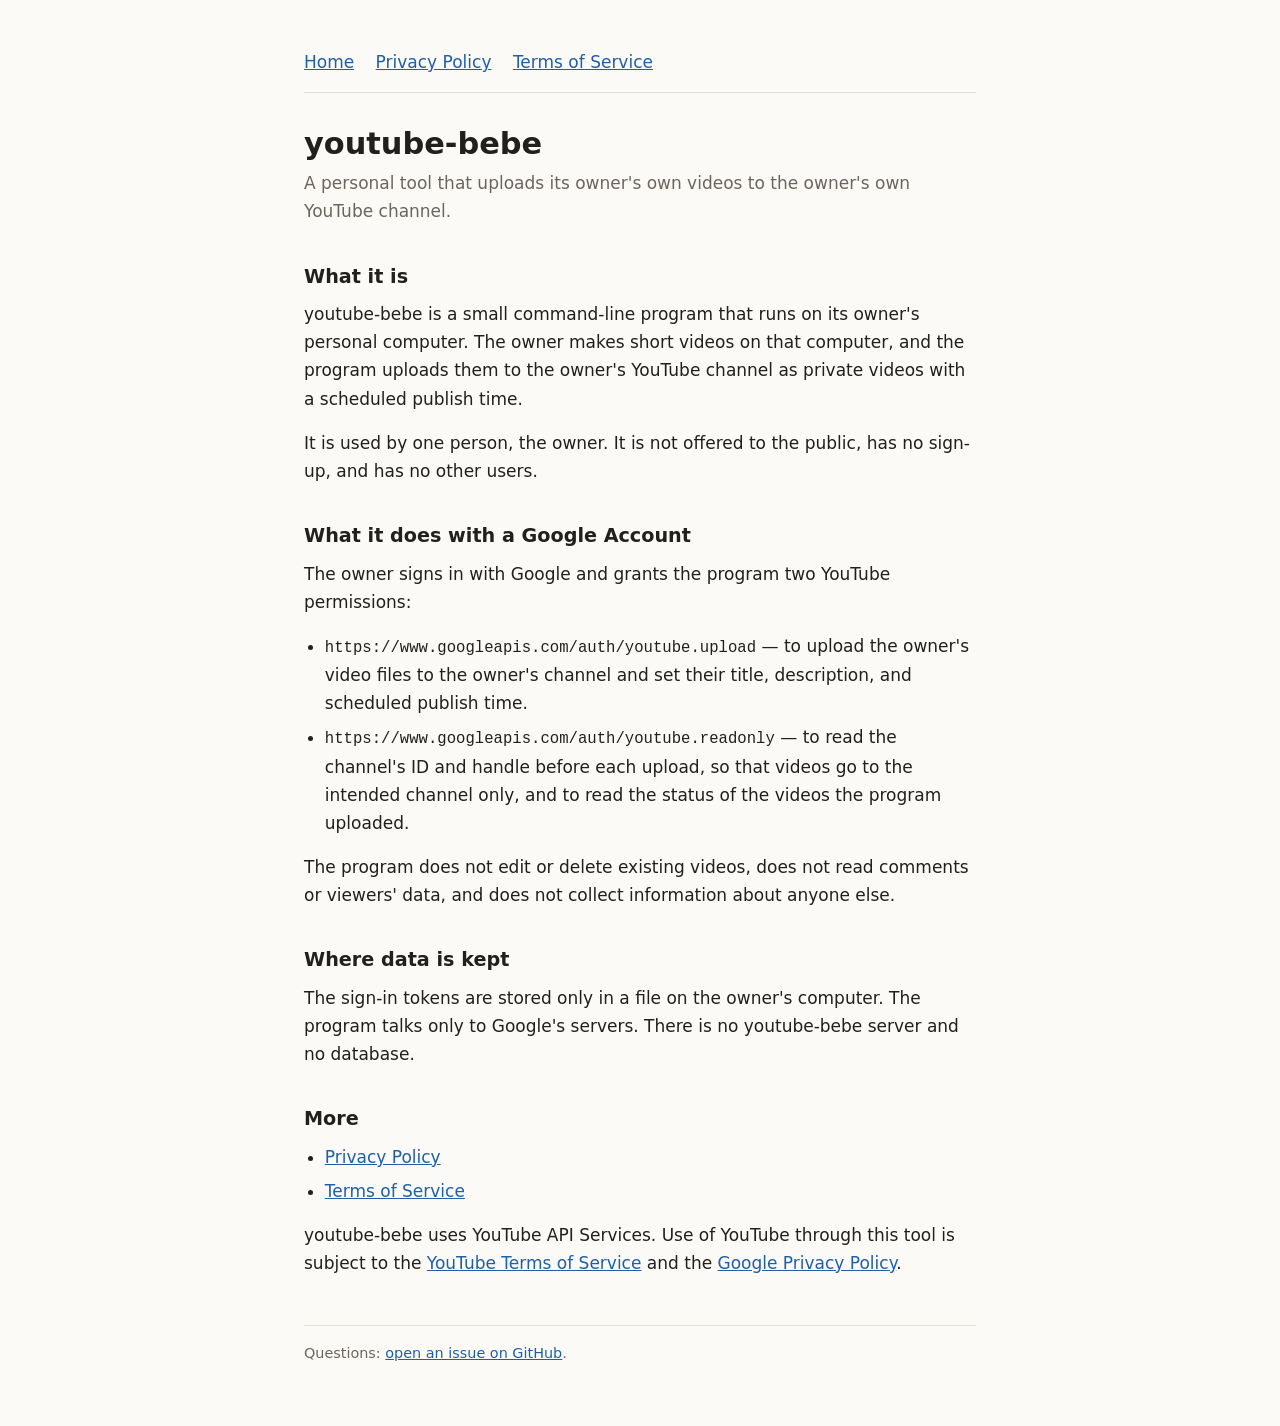
<file: index.html>
<!doctype html>
<html lang="en">
<head>
<meta charset="utf-8">
<meta name="viewport" content="width=device-width, initial-scale=1">
<title>youtube-bebe</title>
<meta name="description" content="youtube-bebe is a personal tool its owner uses to upload their own videos to their own YouTube channel.">
<link rel="stylesheet" href="style.css">
</head>
<body>
<main>
<nav>
  <a href="./">Home</a>
  <a href="privacy.html">Privacy Policy</a>
  <a href="terms.html">Terms of Service</a>
</nav>

<h1>youtube-bebe</h1>
<p class="lede">A personal tool that uploads its owner's own videos to the owner's own YouTube channel.</p>

<h2>What it is</h2>
<p>youtube-bebe is a small command-line program that runs on its owner's personal computer. The owner makes short videos on that computer, and the program uploads them to the owner's YouTube channel as private videos with a scheduled publish time.</p>
<p>It is used by one person, the owner. It is not offered to the public, has no sign-up, and has no other users.</p>

<h2>What it does with a Google Account</h2>
<p>The owner signs in with Google and grants the program two YouTube permissions:</p>
<ul>
  <li><code>https://www.googleapis.com/auth/youtube.upload</code> — to upload the owner's video files to the owner's channel and set their title, description, and scheduled publish time.</li>
  <li><code>https://www.googleapis.com/auth/youtube.readonly</code> — to read the channel's ID and handle before each upload, so that videos go to the intended channel only, and to read the status of the videos the program uploaded.</li>
</ul>
<p>The program does not edit or delete existing videos, does not read comments or viewers' data, and does not collect information about anyone else.</p>

<h2>Where data is kept</h2>
<p>The sign-in tokens are stored only in a file on the owner's computer. The program talks only to Google's servers. There is no youtube-bebe server and no database.</p>

<h2>More</h2>
<ul>
  <li><a href="privacy.html">Privacy Policy</a></li>
  <li><a href="terms.html">Terms of Service</a></li>
</ul>
<p>youtube-bebe uses YouTube API Services. Use of YouTube through this tool is subject to the <a href="https://www.youtube.com/t/terms">YouTube Terms of Service</a> and the <a href="https://policies.google.com/privacy">Google Privacy Policy</a>.</p>

<footer>
  Questions: <a href="https://github.com/boons82/youtube-bebe/issues">open an issue on GitHub</a>.
</footer>
</main>
</body>
</html>
</file>
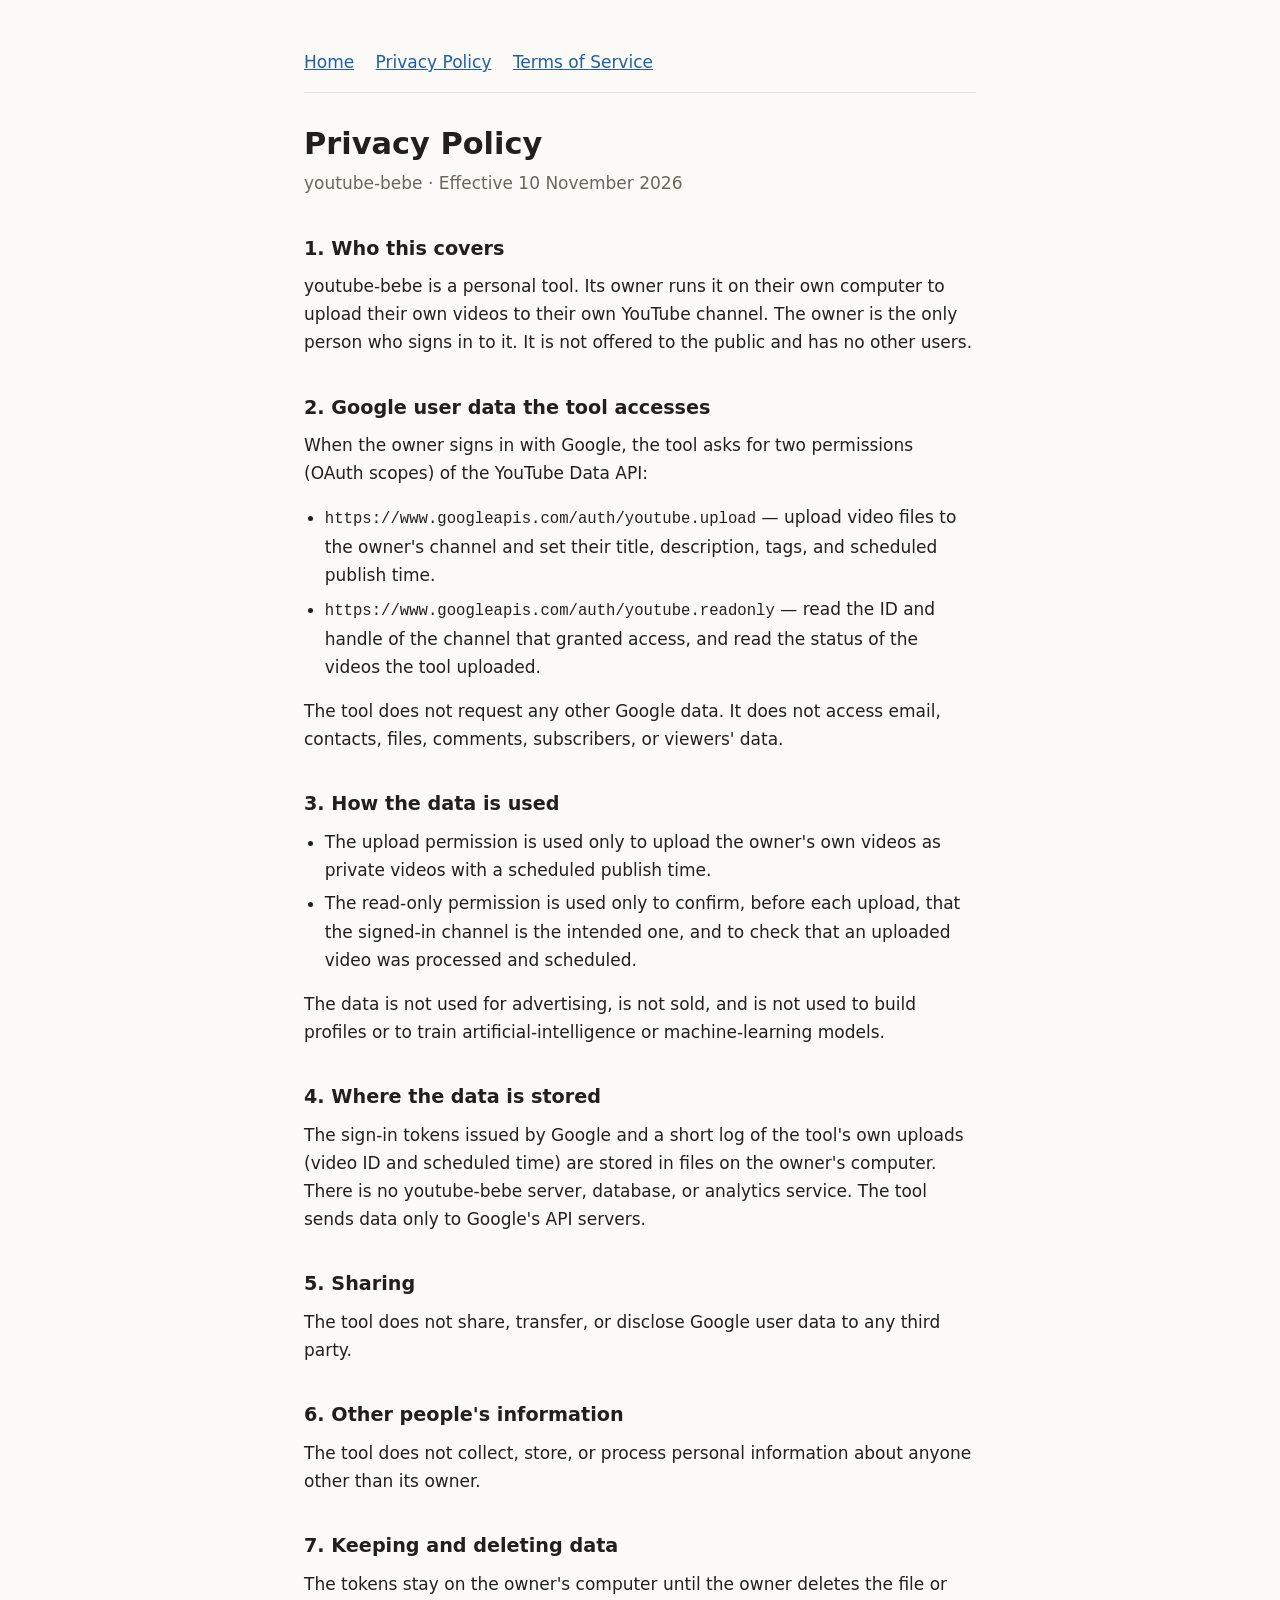
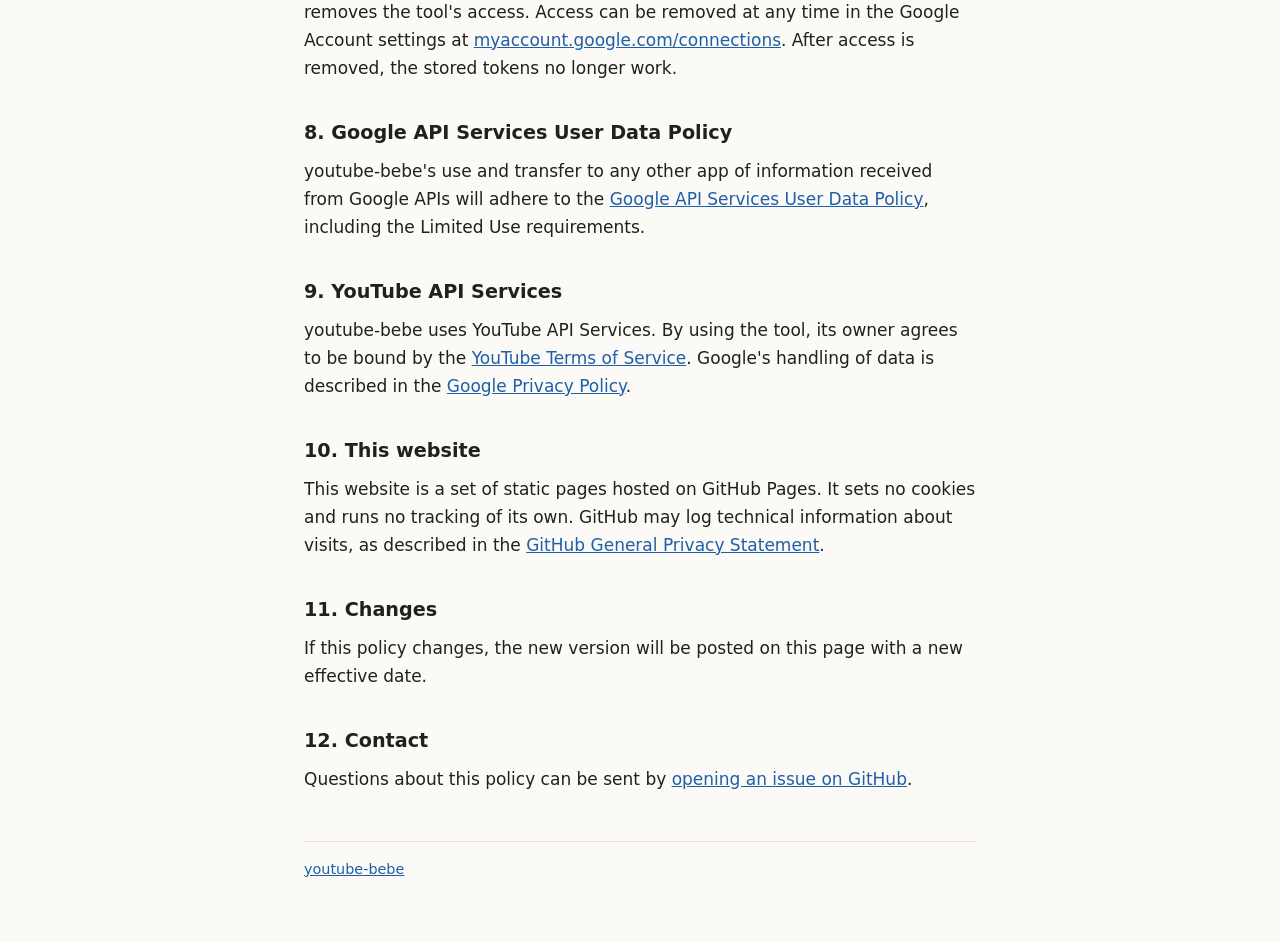
<file: privacy.html>
<!doctype html>
<html lang="en">
<head>
<meta charset="utf-8">
<meta name="viewport" content="width=device-width, initial-scale=1">
<title>Privacy Policy — youtube-bebe</title>
<meta name="description" content="Privacy policy of youtube-bebe, a personal YouTube upload tool.">
<link rel="stylesheet" href="style.css">
</head>
<body>
<main>
<nav>
  <a href="./">Home</a>
  <a href="privacy.html">Privacy Policy</a>
  <a href="terms.html">Terms of Service</a>
</nav>

<h1>Privacy Policy</h1>
<p class="lede">youtube-bebe · Effective 10 November 2026</p>

<h2>1. Who this covers</h2>
<p>youtube-bebe is a personal tool. Its owner runs it on their own computer to upload their own videos to their own YouTube channel. The owner is the only person who signs in to it. It is not offered to the public and has no other users.</p>

<h2>2. Google user data the tool accesses</h2>
<p>When the owner signs in with Google, the tool asks for two permissions (OAuth scopes) of the YouTube Data API:</p>
<ul>
  <li><code>https://www.googleapis.com/auth/youtube.upload</code> — upload video files to the owner's channel and set their title, description, tags, and scheduled publish time.</li>
  <li><code>https://www.googleapis.com/auth/youtube.readonly</code> — read the ID and handle of the channel that granted access, and read the status of the videos the tool uploaded.</li>
</ul>
<p>The tool does not request any other Google data. It does not access email, contacts, files, comments, subscribers, or viewers' data.</p>

<h2>3. How the data is used</h2>
<ul>
  <li>The upload permission is used only to upload the owner's own videos as private videos with a scheduled publish time.</li>
  <li>The read-only permission is used only to confirm, before each upload, that the signed-in channel is the intended one, and to check that an uploaded video was processed and scheduled.</li>
</ul>
<p>The data is not used for advertising, is not sold, and is not used to build profiles or to train artificial-intelligence or machine-learning models.</p>

<h2>4. Where the data is stored</h2>
<p>The sign-in tokens issued by Google and a short log of the tool's own uploads (video ID and scheduled time) are stored in files on the owner's computer. There is no youtube-bebe server, database, or analytics service. The tool sends data only to Google's API servers.</p>

<h2>5. Sharing</h2>
<p>The tool does not share, transfer, or disclose Google user data to any third party.</p>

<h2>6. Other people's information</h2>
<p>The tool does not collect, store, or process personal information about anyone other than its owner.</p>

<h2>7. Keeping and deleting data</h2>
<p>The tokens stay on the owner's computer until the owner deletes the file or removes the tool's access. Access can be removed at any time in the Google Account settings at <a href="https://myaccount.google.com/connections">myaccount.google.com/connections</a>. After access is removed, the stored tokens no longer work.</p>

<h2>8. Google API Services User Data Policy</h2>
<p>youtube-bebe's use and transfer to any other app of information received from Google APIs will adhere to the <a href="https://developers.google.com/terms/api-services-user-data-policy">Google API Services User Data Policy</a>, including the Limited Use requirements.</p>

<h2>9. YouTube API Services</h2>
<p>youtube-bebe uses YouTube API Services. By using the tool, its owner agrees to be bound by the <a href="https://www.youtube.com/t/terms">YouTube Terms of Service</a>. Google's handling of data is described in the <a href="https://policies.google.com/privacy">Google Privacy Policy</a>.</p>

<h2>10. This website</h2>
<p>This website is a set of static pages hosted on GitHub Pages. It sets no cookies and runs no tracking of its own. GitHub may log technical information about visits, as described in the <a href="https://docs.github.com/en/site-policy/privacy-policies/github-general-privacy-statement">GitHub General Privacy Statement</a>.</p>

<h2>11. Changes</h2>
<p>If this policy changes, the new version will be posted on this page with a new effective date.</p>

<h2>12. Contact</h2>
<p>Questions about this policy can be sent by <a href="https://github.com/boons82/youtube-bebe/issues">opening an issue on GitHub</a>.</p>

<footer>
  <a href="./">youtube-bebe</a>
</footer>
</main>
</body>
</html>
</file>
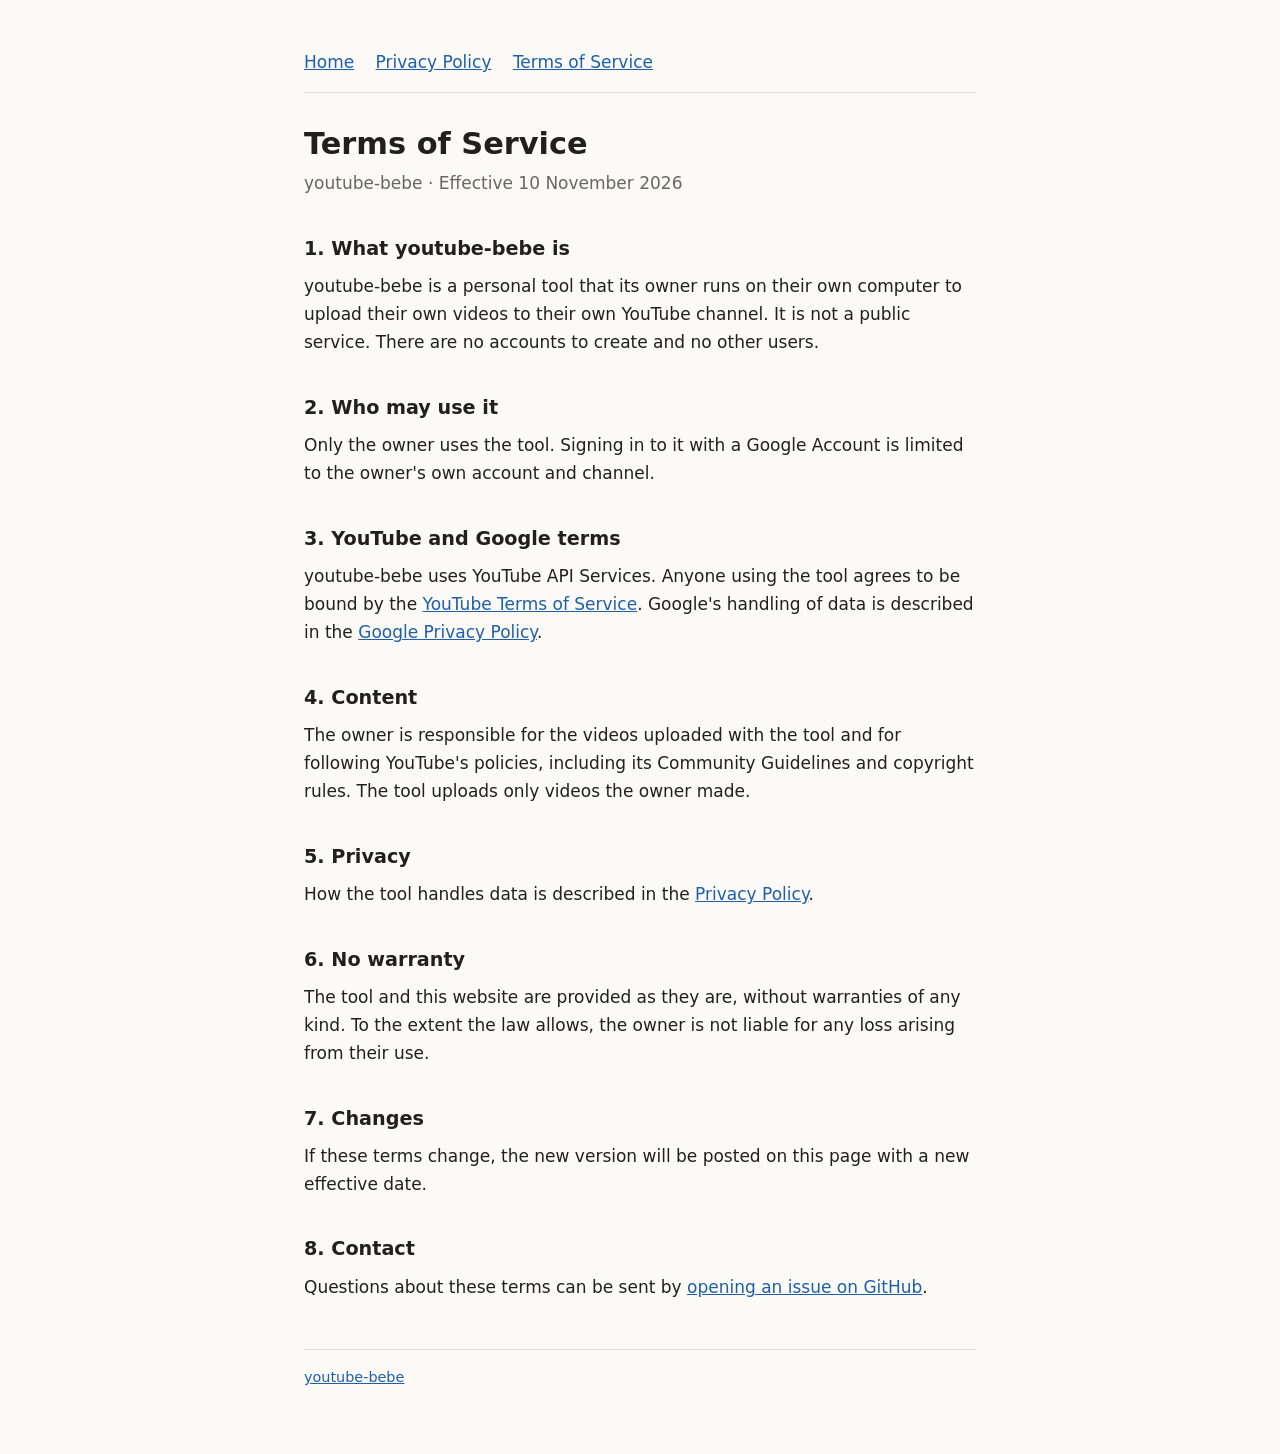
<file: terms.html>
<!doctype html>
<html lang="en">
<head>
<meta charset="utf-8">
<meta name="viewport" content="width=device-width, initial-scale=1">
<title>Terms of Service — youtube-bebe</title>
<meta name="description" content="Terms of service of youtube-bebe, a personal YouTube upload tool.">
<link rel="stylesheet" href="style.css">
</head>
<body>
<main>
<nav>
  <a href="./">Home</a>
  <a href="privacy.html">Privacy Policy</a>
  <a href="terms.html">Terms of Service</a>
</nav>

<h1>Terms of Service</h1>
<p class="lede">youtube-bebe · Effective 10 November 2026</p>

<h2>1. What youtube-bebe is</h2>
<p>youtube-bebe is a personal tool that its owner runs on their own computer to upload their own videos to their own YouTube channel. It is not a public service. There are no accounts to create and no other users.</p>

<h2>2. Who may use it</h2>
<p>Only the owner uses the tool. Signing in to it with a Google Account is limited to the owner's own account and channel.</p>

<h2>3. YouTube and Google terms</h2>
<p>youtube-bebe uses YouTube API Services. Anyone using the tool agrees to be bound by the <a href="https://www.youtube.com/t/terms">YouTube Terms of Service</a>. Google's handling of data is described in the <a href="https://policies.google.com/privacy">Google Privacy Policy</a>.</p>

<h2>4. Content</h2>
<p>The owner is responsible for the videos uploaded with the tool and for following YouTube's policies, including its Community Guidelines and copyright rules. The tool uploads only videos the owner made.</p>

<h2>5. Privacy</h2>
<p>How the tool handles data is described in the <a href="privacy.html">Privacy Policy</a>.</p>

<h2>6. No warranty</h2>
<p>The tool and this website are provided as they are, without warranties of any kind. To the extent the law allows, the owner is not liable for any loss arising from their use.</p>

<h2>7. Changes</h2>
<p>If these terms change, the new version will be posted on this page with a new effective date.</p>

<h2>8. Contact</h2>
<p>Questions about these terms can be sent by <a href="https://github.com/boons82/youtube-bebe/issues">opening an issue on GitHub</a>.</p>

<footer>
  <a href="./">youtube-bebe</a>
</footer>
</main>
</body>
</html>
</file>
<file: style.css>
:root {
  --bg: #fbfaf7;
  --text: #22201c;
  --muted: #6b665d;
  --line: #e4dfd5;
  --link: #1f5fa8;
}
@media (prefers-color-scheme: dark) {
  :root {
    --bg: #17161a;
    --text: #ece9e2;
    --muted: #a39e93;
    --line: #34323a;
    --link: #8fbcf0;
  }
}
* { box-sizing: border-box; }
html { -webkit-text-size-adjust: 100%; }
body {
  margin: 0;
  background: var(--bg);
  color: var(--text);
  font: 17px/1.65 system-ui, -apple-system, "Segoe UI", Roboto, "Noto Sans", sans-serif;
}
main {
  max-width: 44rem;
  margin: 0 auto;
  padding: 3rem 1rem 4rem;
}
h1 { font-size: 1.9rem; line-height: 1.25; margin: 0 0 0.4rem; }
h2 { font-size: 1.2rem; margin: 2.2rem 0 0.5rem; }
p, ul { margin: 0 0 1rem; }
ul { padding-left: 1.3rem; }
li { margin-bottom: 0.35rem; }
a { color: var(--link); }
code { font-size: 0.92em; overflow-wrap: anywhere; }
.lede { color: var(--muted); margin-bottom: 1.6rem; }
nav { margin: 0 0 2rem; padding-bottom: 1rem; border-bottom: 1px solid var(--line); }
nav a { margin-right: 1rem; }
footer { margin-top: 3rem; padding-top: 1rem; border-top: 1px solid var(--line); color: var(--muted); font-size: 0.9rem; }
</file>
